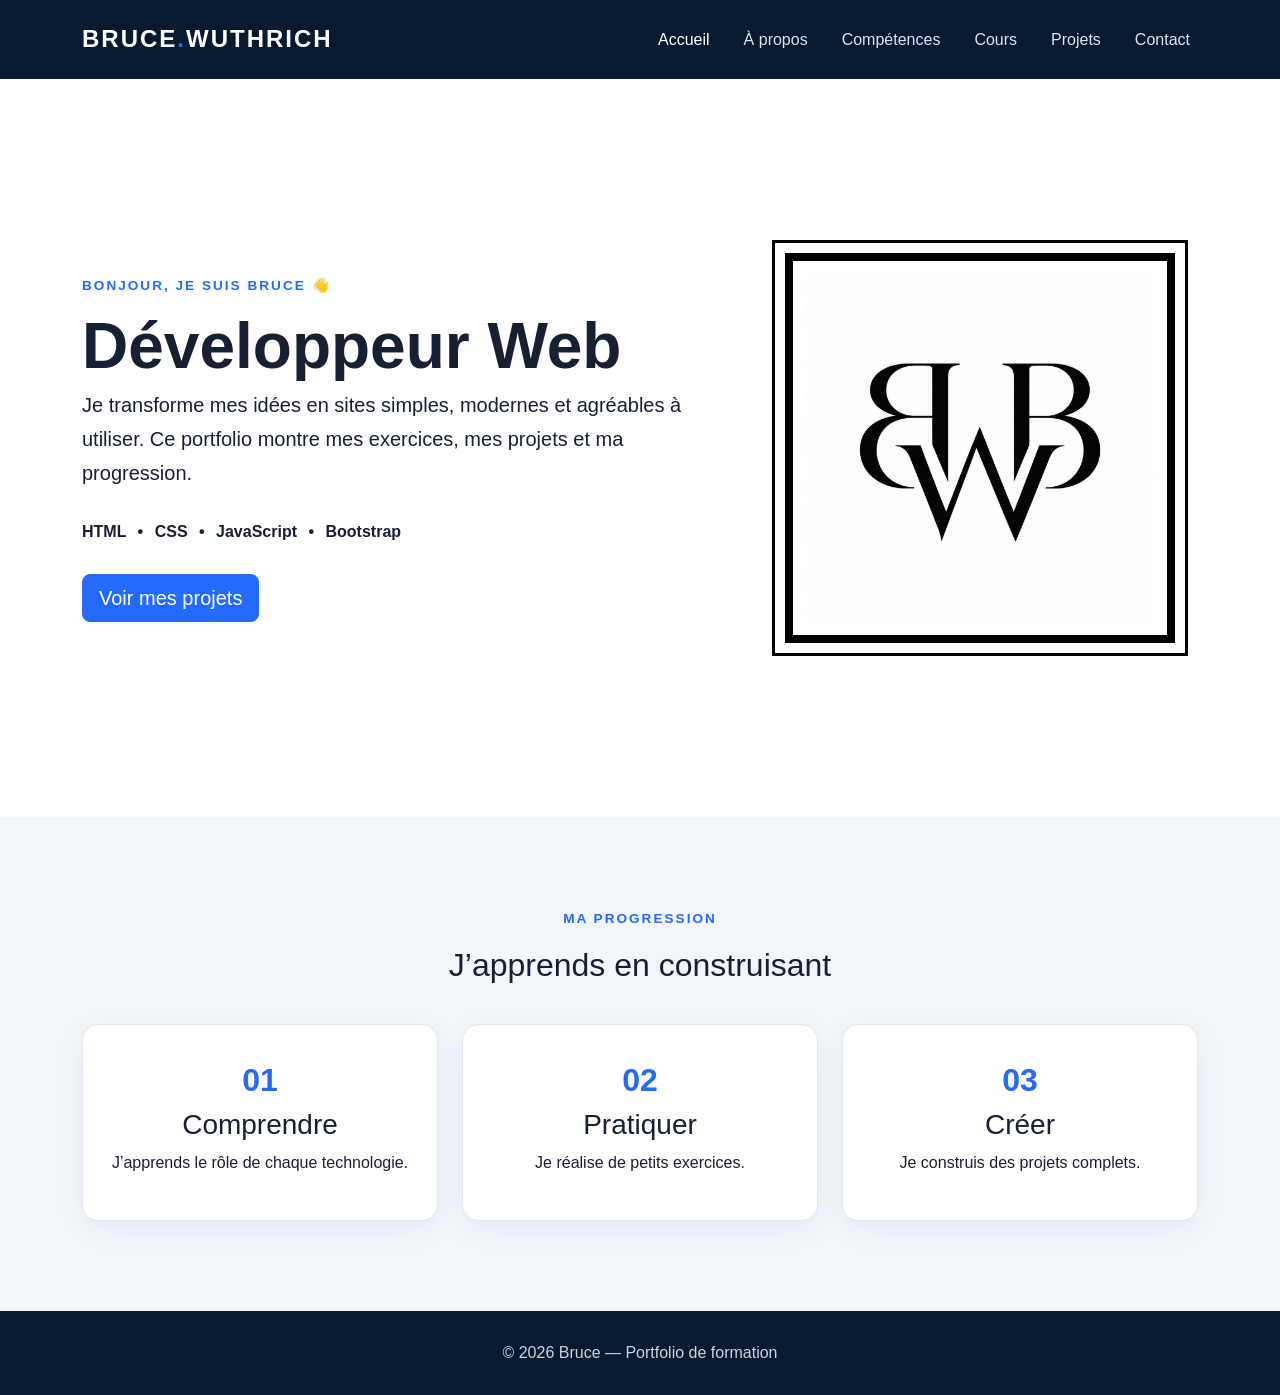
<file: index.html>
<!doctype html>
<html lang="fr">
  <head>
    <meta charset="UTF-8" />
    <meta name="viewport" content="width=device-width,initial-scale=1" />
    <meta
      name="description"
      content="Portfolio de Bruce, développeur web"
    />
    <title>Bruce | Portfolio</title>
    <link
      href="https://cdn.jsdelivr.net/npm/bootstrap@5.3.3/dist/css/bootstrap.min.css"
      rel="stylesheet"
    />
    <link rel="stylesheet" href="css/styles.css" />
  </head>
  <body>
    <nav
      class="navbar navbar-expand-lg navbar-dark portfolio-navbar sticky-top"
    >
      <div class="container">
        <a class="navbar-brand" href="index.html">BRUCE<span>.</span>WUTHRICH</a
        ><button
          class="navbar-toggler"
          data-bs-toggle="collapse"
          data-bs-target="#menu"
        >
          <span class="navbar-toggler-icon"></span>
        </button>
        <div class="collapse navbar-collapse" id="menu">
          <div class="navbar-nav ms-auto">
            <a class="nav-link active" href="index.html">Accueil</a
            ><a class="nav-link" href="a-propos.html">À propos</a
            ><a class="nav-link" href="competences.html">Compétences</a
            ><a class="nav-link" href="Cours.html">Cours</a
            ><a class="nav-link" href="Projects.html">Projets</a
            ><a class="nav-link" href="Contacts.html">Contact</a>
          </div>
        </div>
      </div>
    </nav>
    <main>
      <section class="hero container">
        <div class="row align-items-center g-5">
          <div class="col-lg-7 reveal">
            <p class="eyebrow">Bonjour, je suis Bruce 👋</p>
            <h1 class="hero-title">Développeur Web</h1>
            <p class="lead">
              Je transforme mes idées en sites simples, modernes et agréables à
              utiliser. Ce portfolio montre mes exercices, mes projets et ma
              progression.
            </p>
            <p class="tech-line">
              HTML <b>•</b> CSS <b>•</b> JavaScript <b>•</b> Bootstrap
            </p>
            <a class="btn btn-primary btn-lg" href="Projects.html"
              >Voir mes projets</a
            >
          </div>
          <div class="col-lg-5 text-center reveal">
            <div class="portrait-frame square-black">
              <img
                src="images/22eebb9e-7a3a-468d-9001-5f09794564b7.png"
                alt="Illustration de Bruce"
              />
            </div>
          </div>
        </div>
      </section>
      <section class="section-light">
        <div class="container text-center">
          <p class="eyebrow">Ma progression</p>
          <h2>J’apprends en construisant</h2>
          <div class="row g-4 mt-3">
            <div class="col-md-4">
              <div class="info-card">
                <span>01</span>
                <h3>Comprendre</h3>
                <p>J’apprends le rôle de chaque technologie.</p>
              </div>
            </div>
            <div class="col-md-4">
              <div class="info-card">
                <span>02</span>
                <h3>Pratiquer</h3>
                <p>Je réalise de petits exercices.</p>
              </div>
            </div>
            <div class="col-md-4">
              <div class="info-card">
                <span>03</span>
                <h3>Créer</h3>
                <p>Je construis des projets complets.</p>
              </div>
            </div>
          </div>
        </div>
      </section>
    </main>
    <footer>
      © <span class="current-year"></span> Bruce — Portfolio de formation
    </footer>
    <script src="https://cdn.jsdelivr.net/npm/bootstrap@5.3.3/dist/js/bootstrap.bundle.min.js"></script>
    <script src="js/script.js"></script>
  </body>
</html>
</file>
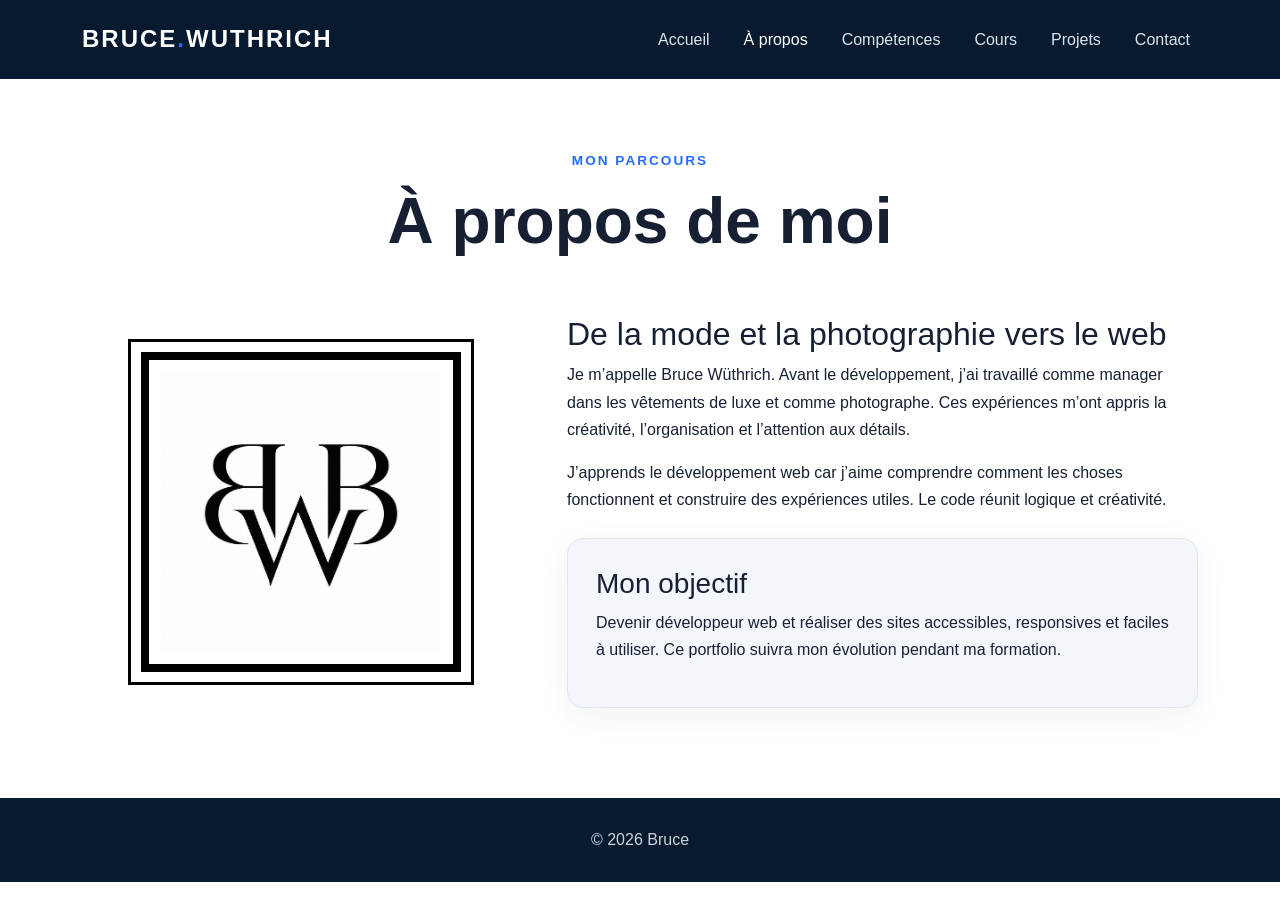
<file: a-propos.html>
<!doctype html>
<html lang="fr">
  <head>
    <meta charset="UTF-8" />
    <meta name="viewport" content="width=device-width,initial-scale=1" />
    <title>À propos | Bruce</title>
    <link
      href="https://cdn.jsdelivr.net/npm/bootstrap@5.3.3/dist/css/bootstrap.min.css"
      rel="stylesheet"
    />
    <link rel="stylesheet" href="css/styles.css" />
  </head>
  <body>
    <nav class="navbar navbar-expand-lg navbar-dark portfolio-navbar">
      <div class="container">
        <a class="navbar-brand" href="index.html">BRUCE<span>.</span>WUTHRICH</a
        ><button
          class="navbar-toggler"
          data-bs-toggle="collapse"
          data-bs-target="#menu"
        >
          <span class="navbar-toggler-icon"></span>
        </button>
        <div class="collapse navbar-collapse" id="menu">
          <div class="navbar-nav ms-auto">
            <a class="nav-link" href="index.html">Accueil</a
            ><a class="nav-link active" href="a-propos.html">À propos</a
            ><a class="nav-link" href="competences.html">Compétences</a
            ><a class="nav-link" href="Cours.html">Cours</a
            ><a class="nav-link" href="Projects.html">Projets</a
            ><a class="nav-link" href="Contacts.html">Contact</a>
          </div>
        </div>
      </div>
    </nav>
    <main class="container page-space">
      <div class="page-title">
        <p class="eyebrow">Mon parcours</p>
        <h1 class="hero-title">À propos de moi</h1>
      </div>
      <div class="row align-items-center g-5">
        <div class="col-lg-5 text-center">
          <div class="portrait-frame small square-black">
            <img
              src="images/22eebb9e-7a3a-468d-9001-5f09794564b7.png"
              alt="Illustration de Bruce"
            />
          </div>
        </div>
        <div class="col-lg-7">
          <h2>De la mode et la photographie vers le web</h2>
          <p>
            Je m’appelle Bruce Wüthrich. Avant le développement, j’ai travaillé
            comme manager dans les vêtements de luxe et comme photographe. Ces
            expériences m’ont appris la créativité, l’organisation et
            l’attention aux détails.
          </p>
          <p>
            J’apprends le développement web car j’aime comprendre comment les
            choses fonctionnent et construire des expériences utiles. Le code
            réunit logique et créativité.
          </p>
          <div class="goal-box">
            <h3>Mon objectif</h3>
            <p>
              Devenir développeur web et réaliser des sites accessibles,
              responsives et faciles à utiliser. Ce portfolio suivra mon
              évolution pendant ma formation.
            </p>
          </div>
        </div>
      </div>
    </main>
    <footer>© <span class="current-year"></span> Bruce</footer>
    <script src="https://cdn.jsdelivr.net/npm/bootstrap@5.3.3/dist/js/bootstrap.bundle.min.js"></script>
    <script src="js/script.js"></script>
  </body>
</html>
</file>
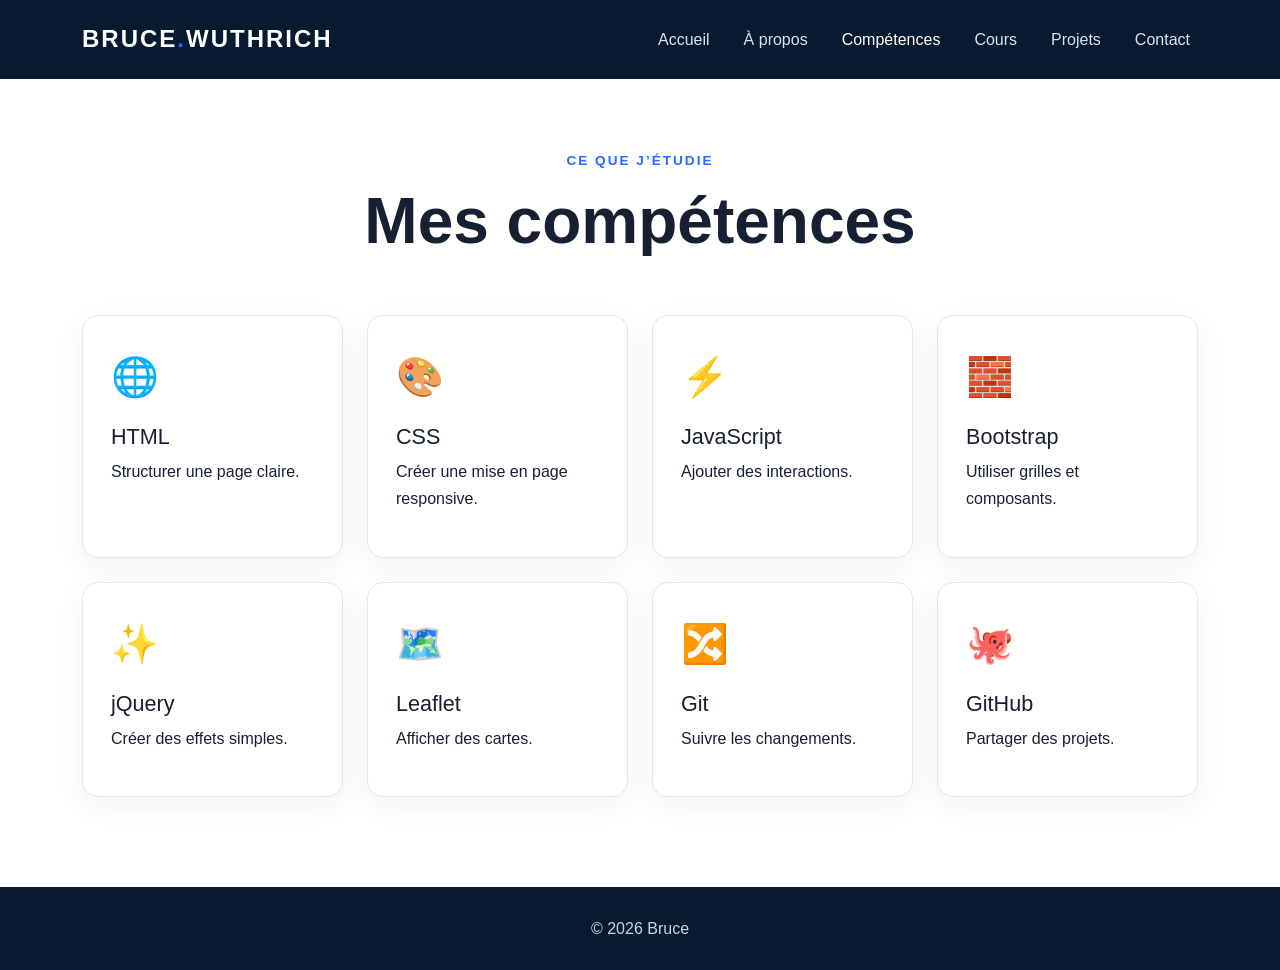
<file: competences.html>
<!doctype html>
<html lang="fr">
  <head>
    <meta charset="UTF-8" />
    <meta name="viewport" content="width=device-width,initial-scale=1" />
    <title>Compétences | Bruce</title>
    <link
      href="https://cdn.jsdelivr.net/npm/bootstrap@5.3.3/dist/css/bootstrap.min.css"
      rel="stylesheet"
    />
    <link rel="stylesheet" href="css/styles.css" />
  </head>
  <body>
    <nav class="navbar navbar-expand-lg navbar-dark portfolio-navbar">
      <div class="container">
        <a class="navbar-brand" href="index.html">BRUCE<span>.</span>WUTHRICH</a
        ><button
          class="navbar-toggler"
          data-bs-toggle="collapse"
          data-bs-target="#menu"
          aria-label="Ouvrir le menu"
        >
          <span class="navbar-toggler-icon"></span>
        </button>
        <div class="collapse navbar-collapse" id="menu">
          <div class="navbar-nav ms-auto">
            <a class="nav-link" href="index.html">Accueil</a
            ><a class="nav-link" href="a-propos.html">À propos</a
            ><a class="nav-link active" href="competences.html">Compétences</a
            ><a class="nav-link" href="Cours.html">Cours</a
            ><a class="nav-link" href="Projects.html">Projets</a
            ><a class="nav-link" href="Contacts.html">Contact</a>
          </div>
        </div>
      </div>
    </nav>
    <main class="container page-space">
      <div class="page-title">
        <p class="eyebrow">Ce que j’étudie</p>
        <h1 class="hero-title">Mes compétences</h1>
      </div>
      <div class="row g-4 skill-grid">
        <div class="col-sm-6 col-lg-3">
          <article>
            <i>🌐</i>
            <h2>HTML</h2>
            <p>Structurer une page claire.</p>
          </article>
        </div>
        <div class="col-sm-6 col-lg-3">
          <article>
            <i>🎨</i>
            <h2>CSS</h2>
            <p>Créer une mise en page responsive.</p>
          </article>
        </div>
        <div class="col-sm-6 col-lg-3">
          <article>
            <i>⚡</i>
            <h2>JavaScript</h2>
            <p>Ajouter des interactions.</p>
          </article>
        </div>
        <div class="col-sm-6 col-lg-3">
          <article>
            <i>🧱</i>
            <h2>Bootstrap</h2>
            <p>Utiliser grilles et composants.</p>
          </article>
        </div>
        <div class="col-sm-6 col-lg-3">
          <article>
            <i>✨</i>
            <h2>jQuery</h2>
            <p>Créer des effets simples.</p>
          </article>
        </div>
        <div class="col-sm-6 col-lg-3">
          <article>
            <i>🗺️</i>
            <h2>Leaflet</h2>
            <p>Afficher des cartes.</p>
          </article>
        </div>
        <div class="col-sm-6 col-lg-3">
          <article>
            <i>🔀</i>
            <h2>Git</h2>
            <p>Suivre les changements.</p>
          </article>
        </div>
        <div class="col-sm-6 col-lg-3">
          <article>
            <i>🐙</i>
            <h2>GitHub</h2>
            <p>Partager des projets.</p>
          </article>
        </div>
      </div>
    </main>
    <footer>© <span class="current-year"></span> Bruce</footer>
    <script src="https://cdn.jsdelivr.net/npm/bootstrap@5.3.3/dist/js/bootstrap.bundle.min.js"></script>
    <script src="js/script.js"></script>
  </body>
</html>
</file>
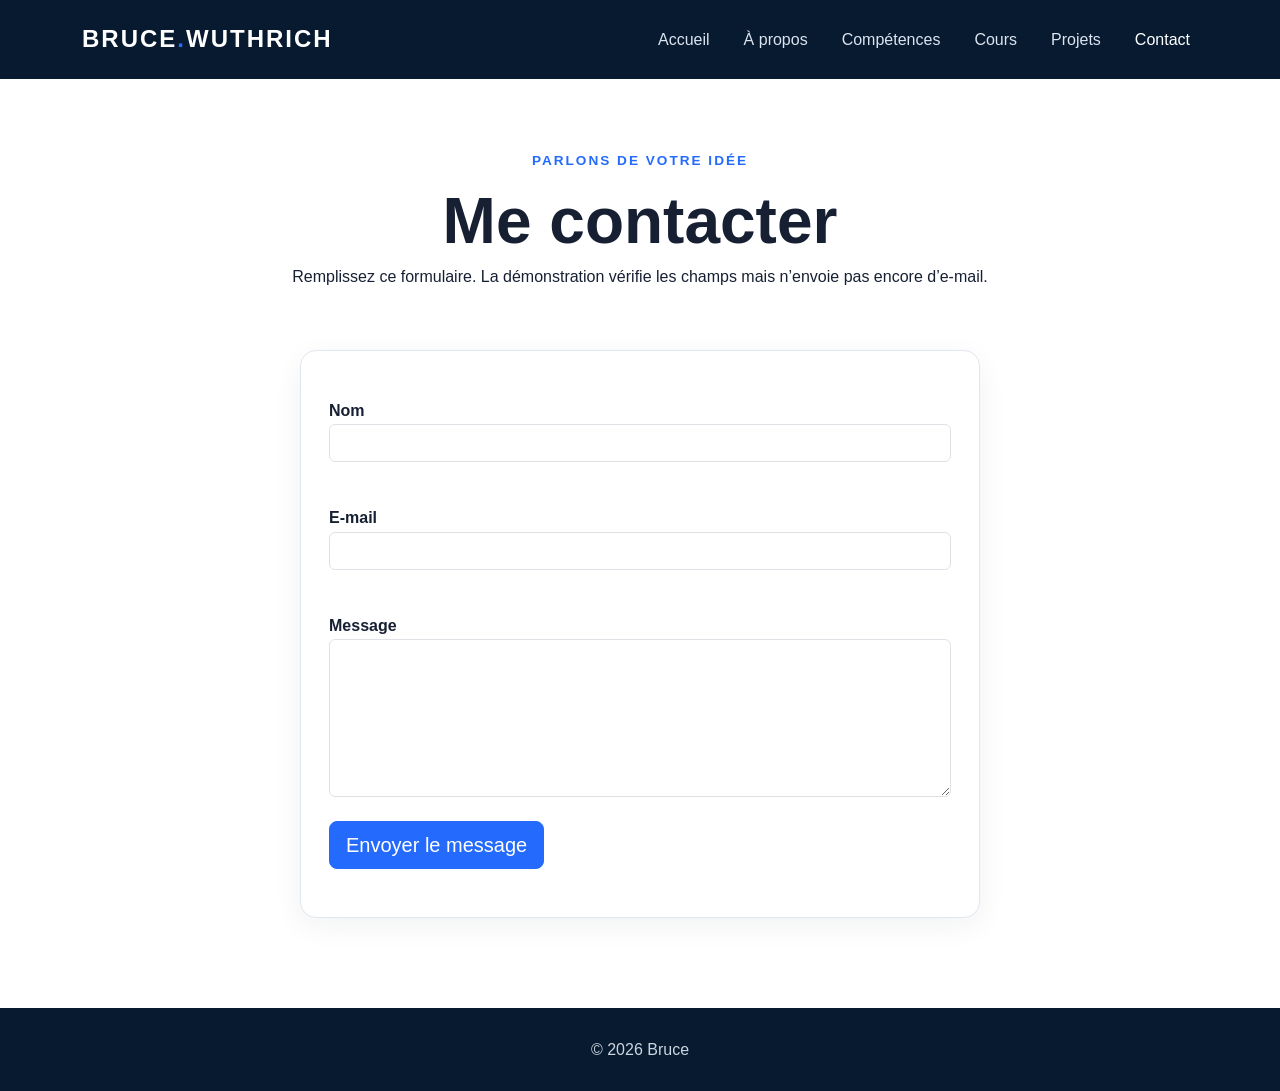
<file: Contacts.html>
<!doctype html>
<html lang="fr">
  <head>
    <meta charset="UTF-8" />
    <meta name="viewport" content="width=device-width,initial-scale=1" />
    <title>Contact | Bruce</title>
    <link
      href="https://cdn.jsdelivr.net/npm/bootstrap@5.3.3/dist/css/bootstrap.min.css"
      rel="stylesheet"
    />
    <link rel="stylesheet" href="css/styles.css" />
  </head>
  <body>
    <nav class="navbar navbar-expand-lg navbar-dark portfolio-navbar">
      <div class="container">
        <a class="navbar-brand" href="index.html">BRUCE<span>.</span>WUTHRICH</a
        ><button class="navbar-toggler" data-bs-toggle="collapse" data-bs-target="#menu" aria-label="Ouvrir le menu"><span class="navbar-toggler-icon"></span></button>
        <div class="collapse navbar-collapse" id="menu">
          <div class="navbar-nav ms-auto">
            <a class="nav-link" href="index.html">Accueil</a><a class="nav-link" href="a-propos.html">À propos</a><a class="nav-link" href="competences.html">Compétences</a><a class="nav-link" href="Cours.html">Cours</a><a class="nav-link" href="Projects.html">Projets</a><a class="nav-link active" href="Contacts.html">Contact</a>
          </div>
        </div>
      </div>
    </nav>
    <main class="container page-space">
      <div class="page-title">
        <p class="eyebrow">Parlons de votre idée</p>
        <h1 class="hero-title">Me contacter</h1>
        <p>
          Remplissez ce formulaire. La démonstration vérifie les champs mais
          n’envoie pas encore d’e-mail.
        </p>
      </div>
      <form id="contactForm" class="contact-form" novalidate>
        <label for="name">Nom</label
        ><input id="name" class="form-control" type="text" /><small
          id="nameError"
        ></small
        ><label for="email">E-mail</label
        ><input id="email" class="form-control" type="email" /><small
          id="emailError"
        ></small
        ><label for="message">Message</label
        ><textarea id="message" class="form-control" rows="6"></textarea
        ><small id="messageError"></small
        ><button class="btn btn-primary btn-lg" type="submit">
          Envoyer le message
        </button>
        <p id="formSuccess" class="success-message"></p>
      </form>
    </main>
    <footer>© <span class="current-year"></span> Bruce</footer>
    <!-- jQuery doit être chargé avant notre fichier JavaScript. -->
    <script src="https://code.jquery.com/jquery-3.7.1.min.js"></script>
    <script src="https://cdn.jsdelivr.net/npm/bootstrap@5.3.3/dist/js/bootstrap.bundle.min.js"></script>
    <script src="js/script.js"></script>
  </body>
</html>
</file>
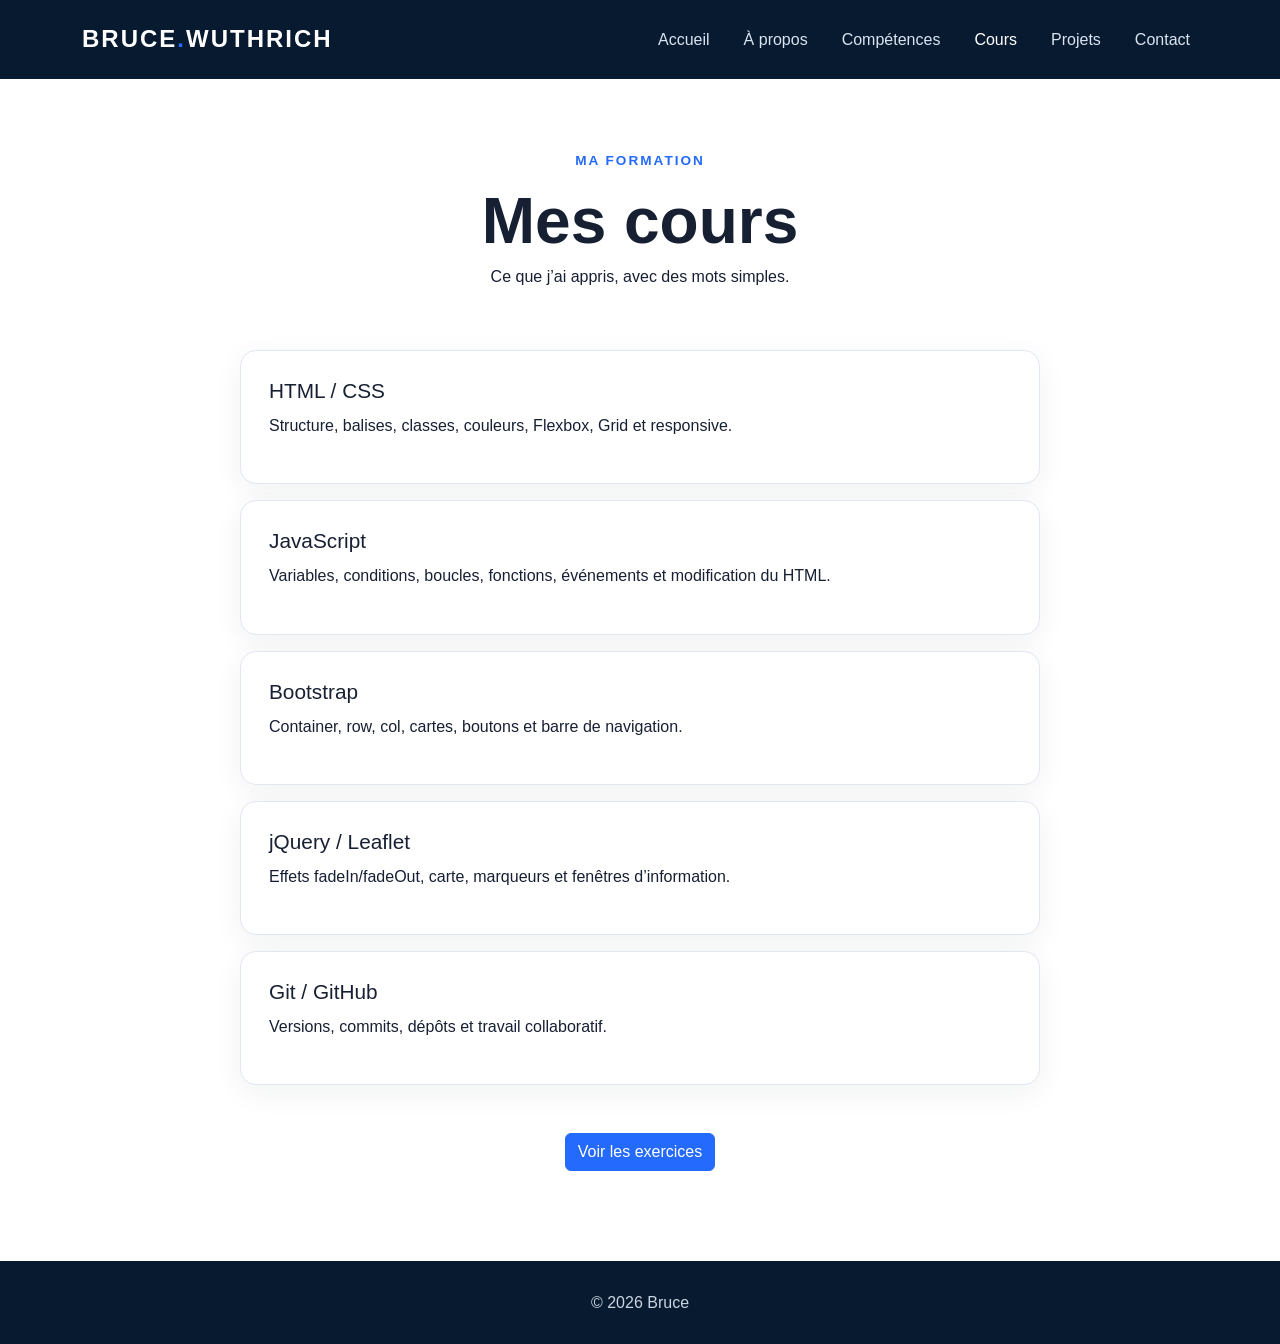
<file: Cours.html>
<!doctype html>
<html lang="fr">
  <head>
    <meta charset="UTF-8" />
    <meta name="viewport" content="width=device-width,initial-scale=1" />
    <title>Cours | Bruce</title>
    <link
      href="https://cdn.jsdelivr.net/npm/bootstrap@5.3.3/dist/css/bootstrap.min.css"
      rel="stylesheet"
    />
    <link rel="stylesheet" href="css/styles.css" />
  </head>
  <body>
    <nav class="navbar navbar-expand-lg navbar-dark portfolio-navbar">
      <div class="container">
        <a class="navbar-brand" href="index.html">BRUCE<span>.</span>WUTHRICH</a
        ><button class="navbar-toggler" data-bs-toggle="collapse" data-bs-target="#menu" aria-label="Ouvrir le menu"><span class="navbar-toggler-icon"></span></button>
        <div class="collapse navbar-collapse" id="menu">
          <div class="navbar-nav ms-auto">
            <a class="nav-link" href="index.html">Accueil</a><a class="nav-link" href="a-propos.html">À propos</a><a class="nav-link" href="competences.html">Compétences</a><a class="nav-link active" href="Cours.html">Cours</a><a class="nav-link" href="Projects.html">Projets</a><a class="nav-link" href="Contacts.html">Contact</a>
          </div>
        </div>
      </div>
    </nav>
    <main class="container page-space">
      <div class="page-title">
        <p class="eyebrow">Ma formation</p>
        <h1 class="hero-title">Mes cours</h1>
        <p>Ce que j’ai appris, avec des mots simples.</p>
      </div>
      <div class="course-list">
        <article>
          <h2>HTML / CSS</h2>
          <p>
            Structure, balises, classes, couleurs, Flexbox, Grid et responsive.
          </p>
        </article>
        <article>
          <h2>JavaScript</h2>
          <p>
            Variables, conditions, boucles, fonctions, événements et
            modification du HTML.
          </p>
        </article>
        <article>
          <h2>Bootstrap</h2>
          <p>Container, row, col, cartes, boutons et barre de navigation.</p>
        </article>
        <article>
          <h2>jQuery / Leaflet</h2>
          <p>
            Effets fadeIn/fadeOut, carte, marqueurs et fenêtres d’information.
          </p>
        </article>
        <article>
          <h2>Git / GitHub</h2>
          <p>Versions, commits, dépôts et travail collaboratif.</p>
        </article>
      </div>
      <div class="text-center mt-5">
        <a href="Projects.html" class="btn btn-primary">Voir les exercices</a>
      </div>
    </main>
    <footer>© <span class="current-year"></span> Bruce</footer>
    <script src="https://cdn.jsdelivr.net/npm/bootstrap@5.3.3/dist/js/bootstrap.bundle.min.js"></script>
    <script src="js/script.js"></script>
  </body>
</html>
</file>
<file: css/styles.css>
:root {
  --navy: #071a2f;
  --blue: #246bfd;
  --light: #f3f6fb;
  --text: #172033;
  --muted: #667085;
}
* {
  box-sizing: border-box;
}
body {
  margin: 0;
  color: var(--text);
  font-family: Arial, sans-serif;
  line-height: 1.7;
  background: #fff;
}
.portfolio-navbar {
  background: var(--navy);
  padding: 14px 0;
}
.navbar-brand {
  color: #fff !important;
  font-size: 1.5rem;
  font-weight: 800;
  letter-spacing: 2px;
}
.navbar-brand span,
.eyebrow,
.hero h1 span {
  color: var(--blue);
}
.nav-link,
.simple-nav a {
  color: #dbe4f0;
  text-decoration: none;
  margin-left: 18px;
}
.nav-link:hover,
.nav-link.active,
.simple-nav a:hover {
  color: #fff;
}
.simple-nav {
  display: flex;
  align-items: center;
  flex-wrap: wrap;
  gap: 10px;
}
.simple-nav .navbar-brand {
  margin-right: auto;
}
.hero {
  min-height: 82vh;
  display: flex;
  align-items: center;
  padding-top: 60px;
  padding-bottom: 60px;
}
.hero-title {
  font-size: clamp(2.3rem, 6vw, 4rem);
  font-weight: 800;
  line-height: 1.05;
}
.eyebrow {
  text-transform: uppercase;
  letter-spacing: 2px;
  font-weight: 700;
  font-size: 0.85rem;
}
.tech-line {
  font-weight: 700;
  word-spacing: 7px;
  margin: 28px 0;
}
.btn-primary {
  background: var(--blue);
  border-color: var(--blue);
}
.portrait-frame {
  width: min(390px, 90%);
  aspect-ratio: 1;
  margin: auto;
  padding: 12px;
  border: 3px solid var(--blue);
  border-radius: 40% 60% 55% 45%;
  overflow: hidden;
  background: #dce8ff;
}
.portrait-frame.small {
  max-width: 320px;
}

/* Contour carré noir uniquement pour l'image de la page d'accueil. */
.portrait-frame.square-black {
  /* Premier carré : bordure noire épaisse. */
  border: 8px solid #000;

  /* Deuxième carré : contour noir plus fin, séparé de 10 px. */
  outline: 3px solid #000;
  outline-offset: 10px;

  border-radius: 0;
  background: #fff;
  margin: 15px auto;
}

.portrait-frame.square-black img {
  border-radius: 0;
}
.portrait-frame img {
  width: 100%;
  height: 100%;
  object-fit: cover;
  border-radius: inherit;
}
.section-light {
  background: var(--light);
  padding: 90px 0;
}
.info-card,
.skill-grid article,
.demo-box,
.course-list article,
.goal-box,
.contact-form {
  background: #fff;
  border: 1px solid #e1e7ef;
  border-radius: 16px;
  padding: 28px;
  height: 100%;
  box-shadow: 0 8px 30px rgba(7, 26, 47, 0.06);
}
.info-card span,
.project-heading > span {
  font-size: 2rem;
  color: var(--blue);
  font-weight: 800;
}
.page-space {
  padding-top: 70px;
  padding-bottom: 90px;
}
.page-title {
  text-align: center;
  max-width: 760px;
  margin: 0 auto 60px;
}
.skill-grid article {
  transition: 0.25s;
}
.skill-grid article:hover {
  transform: translateY(-8px);
  border-color: var(--blue);
}
.skill-grid i {
  font-style: normal;
  font-size: 2.4rem;
}
.skill-grid h2 {
  font-size: 1.35rem;
  margin-top: 15px;
}
.goal-box {
  background: var(--light);
  margin-top: 25px;
}
.course-list {
  max-width: 800px;
  margin: auto;
}
.course-list article {
  height: auto;
  margin-bottom: 16px;
}
.course-list h2 {
  font-size: 1.3rem;
}
.project-block {
  margin-bottom: 90px;
}
.project-heading {
  display: flex;
  gap: 20px;
  align-items: center;
  margin-bottom: 25px;
}
.project-heading h2 {
  margin: 0;
  font-weight: 800;
}
.project-heading p {
  margin: 0;
  color: var(--muted);
}
.task-list {
  list-style: none;
  padding: 0;
  margin: 20px 0;
}
.task-list li {
  display: flex;
  gap: 12px;
  align-items: center;
  padding: 12px;
  border-bottom: 1px solid #ddd;
}
.task-list li span {
  flex: 1;
}
.task-list .done {
  text-decoration: line-through;
  color: #888;
}
.answer-grid {
  display: grid;
  gap: 10px;
  margin: 20px 0;
}
.answer-grid button {
  text-align: left;
}
.gallery {
  display: grid;
  grid-template-columns: repeat(2, 1fr);
  gap: 15px;
}
.gallery img {
  width: 100%;
  height: 260px;
  object-fit: cover;
  border-radius: 12px;
  cursor: pointer;
  transition: 0.2s;
}
.gallery img:hover {
  transform: scale(1.02);
}
#lightbox {
  display: none;
  position: fixed;
  inset: 0;
  background: rgba(0, 0, 0, 0.9);
  z-index: 2000;
  align-items: center;
  justify-content: center;
}
#lightbox img {
  max-width: 85%;
  max-height: 80%;
}
#lightbox button {
  position: absolute;
  top: 20px;
  right: 30px;
  background: none;
  border: 0;
  color: white;
  font-size: 3rem;
}
#map {
  height: 430px;
  border-radius: 16px;
  z-index: 1;
}

/* Exercice simple avec animate() de jQuery. */
.animation-demo {
  display: flex;
  flex-direction: column;
  align-items: center;
  gap: 25px;
}

#carreNoir {
  position: relative;
  width: min(320px, 100%);
  aspect-ratio: 1;
  background-color: #000;
  overflow: hidden;
}

#cercleRouge {
  position: absolute;
  top: 10px;
  left: 10px;
  width: 60px;
  height: 60px;
  background-color: red;
  border-radius: 50%;
}

.animation-buttons {
  display: flex;
  justify-content: center;
  flex-wrap: wrap;
  gap: 10px;
}
.service-card {
  background: var(--light);
  border-radius: 12px;
  padding: 25px;
  height: 100%;
  font-size: 2rem;
}
.service-card h4 {
  font-size: 1.2rem;
  margin-top: 10px;
}
.service-card p {
  font-size: 1rem;
}
.contact-form {
  max-width: 680px;
  margin: auto;
}
.contact-form label {
  display: block;
  font-weight: 700;
  margin-top: 18px;
}
.contact-form small {
  display: block;
  color: #c62828;
  min-height: 24px;
}
.success-message {
  color: #147a35;
  font-weight: 700;
  margin-top: 20px;
}
footer {
  text-align: center;
  background: var(--navy);
  color: #cbd5e1;
  padding: 28px;
}
.reveal {
  opacity: 0;
  transform: translateY(20px);
  transition: 0.7s;
}
.reveal.visible {
  opacity: 1;
  transform: none;
}
@media (max-width: 767px) {
  .simple-nav {
    justify-content: center;
  }
  .simple-nav .navbar-brand {
    width: 100%;
    text-align: center;
    margin: 0;
  }
  .simple-nav a {
    margin: 0 7px;
  }
  .hero {
    text-align: center;
  }
  .gallery {
    grid-template-columns: 1fr;
  }
  .gallery img {
    height: 220px;
  }
  .page-space {
    padding-top: 45px;
  }
  .nav-link {
    margin-left: 0;
  }
  .project-block {
    margin-bottom: 60px;
  }

  #map {
    height: 320px;
  }

  .animation-buttons .btn {
    width: 100%;
  }
}

/* Le nom reste lisible même sur un très petit téléphone. */
@media (max-width: 400px) {
  .navbar-brand {
    font-size: 1.05rem;
    letter-spacing: 1px;
  }

  .hero .btn {
    display: block;
    width: 100%;
  }
}
</file>
